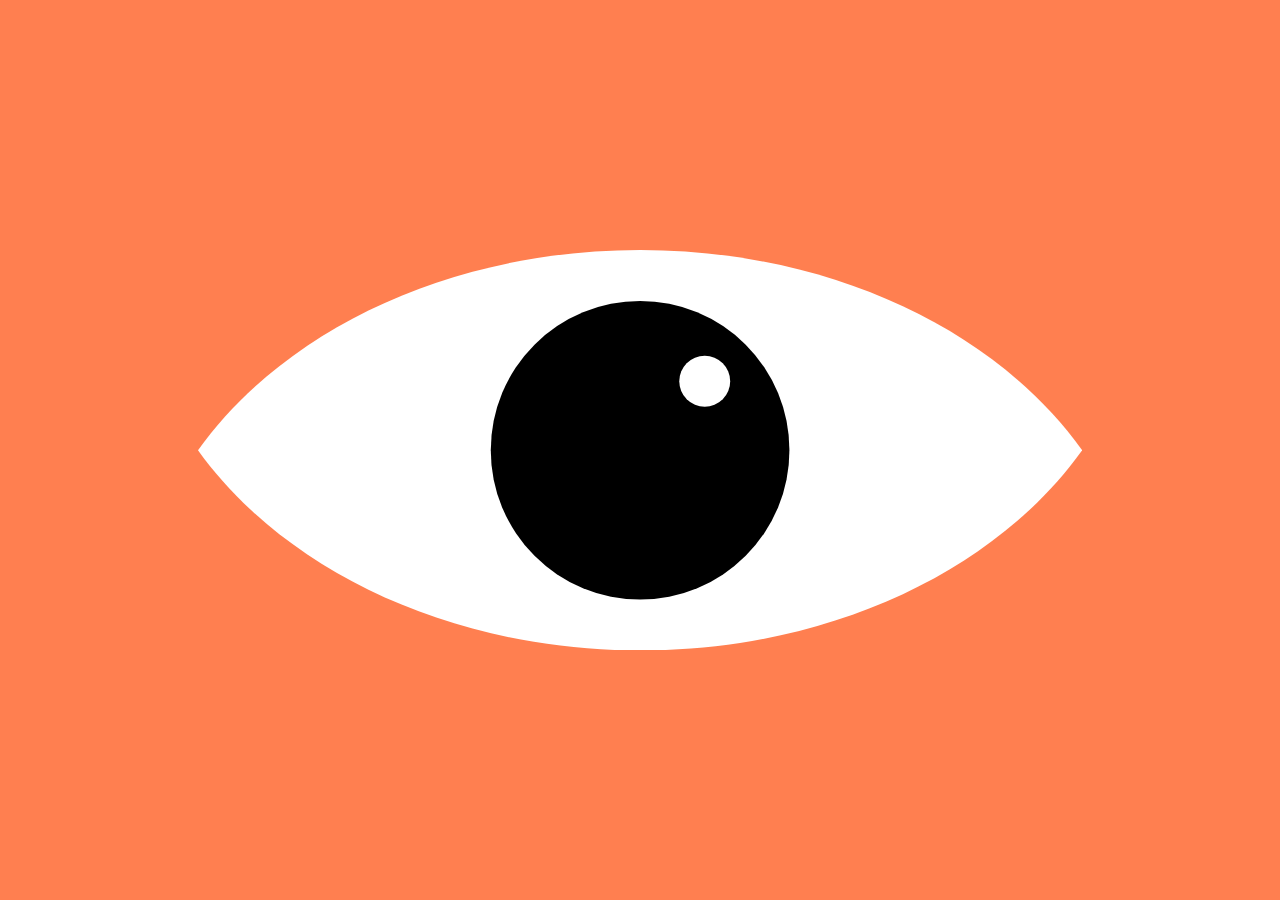
<file: index.html>
<!DOCTYPE html>
<html>
<head>
  <meta charset="utf-8">
  <title>It's a kind of magic</title>
  <meta name="viewport" content="width=device-width, initial-scale=1.0">
  <link rel="stylesheet" href="stylesheet.css" type="text/css">
</head>

<body>
   <svg class="eye" x="0px" y="0px" viewBox="0 0 180.6 81.7" style="enable-background:new 0 0 180.6 81.7;" xml:space="preserve">
            <style type="text/css">
            .st0 {
                fill: #FFFFFF;
            }
            </style>
            <path id="XMLID_11_" class="st0" d="M90.3,0C51.3,0,17.4,16.5,0,40.9c17.4,24.3,51.3,40.9,90.3,40.9c39,0,72.9-16.5,90.3-40.9
  C163.2,16.5,129.3,0,90.3,0z" />
            <g id="pupil">
                <circle id="XMLID_4_" cx="90.3" cy="40.9" r="30.5" />
                <circle id="XMLID_10_" class="st0" cx="103.5" cy="26.8" r="5.2" />
            </g>
        </svg>
</body>
</html>
</file>
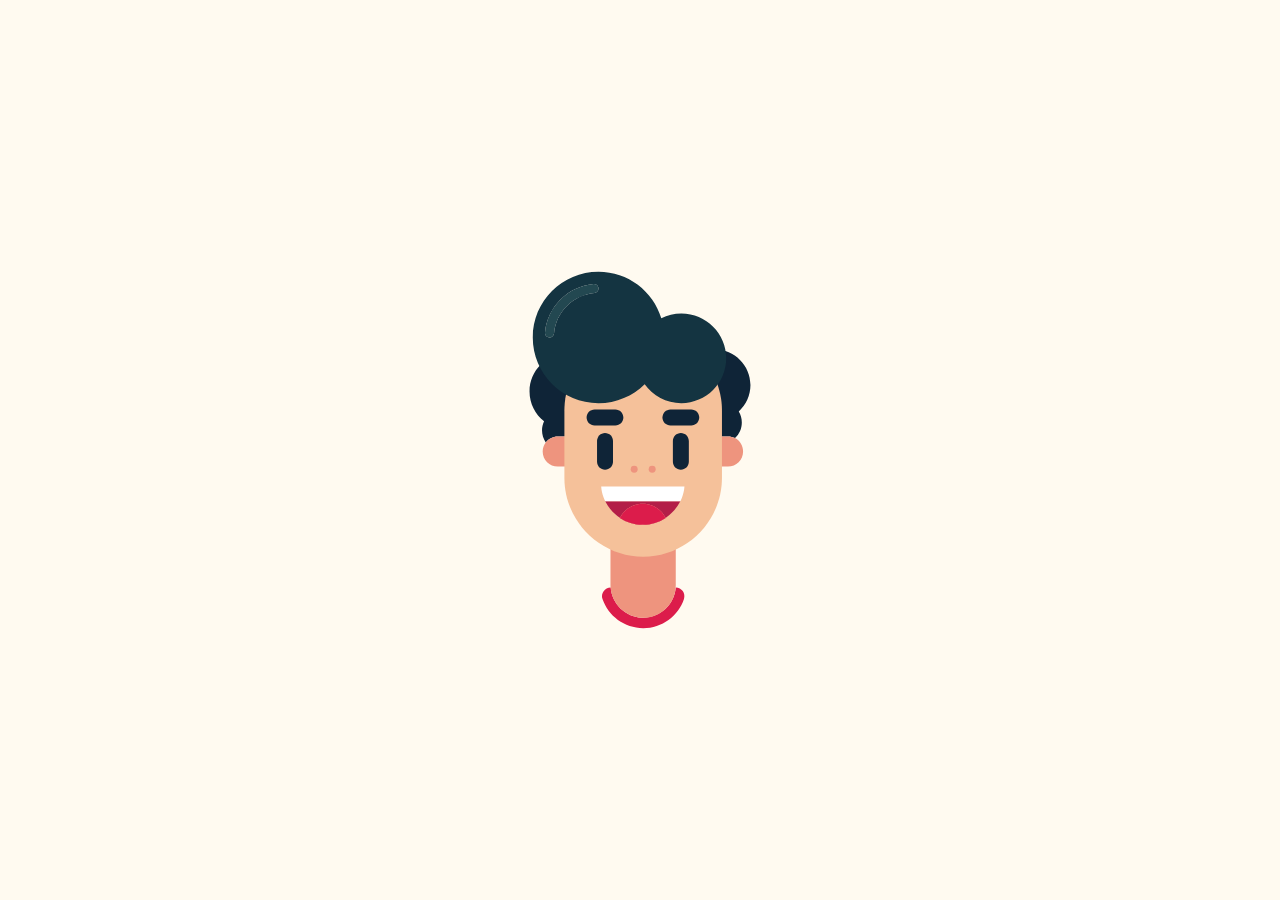
<file: lookingaround.html>
<!DOCTYPE html>
<html>
<head>
  <meta charset="utf-8">
  <title>It's a kind of magic</title>
  <meta name="viewport" content="width=device-width, initial-scale=1.0">
  <link rel="stylesheet" href="stylesheet-face-2.css" type="text/css">
</head>

<body>
   <?xml version="1.0" encoding="utf-8"?>
<!-- Generator: Adobe Illustrator 22.1.0, SVG Export Plug-In . SVG Version: 6.00 Build 0)  -->
<svg version="1.1" class="headsvg" id="Layer_1" xmlns="http://www.w3.org/2000/svg" xmlns:xlink="http://www.w3.org/1999/xlink" x="0px" y="0px"
	 viewBox="0 0 1000 1000" style="enable-background:new 0 0 1000 1000;" xml:space="preserve">
<style type="text/css">
	.st0{fill:none;}
	.st1{fill:#DC1C4B;}
	.st2{fill:#EE947E;}
	.st3{fill:#0F2437;}
	.st4{fill:#F5C19A;}
	.st5{fill:#234851;}
	.st6{fill:#143441;}
	.st7{fill:#B31E48;}
	.st8{fill:#FFFFFF;}
</style>
<g>
	<path class="st0" d="M503.3,779.6c-0.2,0-0.4,0-0.6,0C502.9,779.6,503.1,779.6,503.3,779.6z"/>
	<path class="st1" d="M559.6,729.3c-2.1,28-25.7,50.3-54.2,50.3c0,0,0,0,0,0c0,0,0,0,0,0h0c-0.7,0-1.3,0-2-0.1c-0.2,0-0.4,0-0.6,0
		c-27.4-1.3-49.6-23.1-51.6-50.3c-9.9,0-16.9,9.8-13.7,19.2c9.7,28.2,36.4,48.5,67.9,48.5c31.5,0,58.3-20.4,67.9-48.7
		C576.4,739,569.5,729.3,559.6,729.3z"/>
	<path class="st2" d="M502.7,779.6c0.2,0,0.4,0,0.6,0c0.7,0,1.3,0.1,2,0.1h0c0,0,0,0,0,0c29.9,0,54.3-24.5,54.3-54.4V609.5
		c0-29.9-24.5-54.4-54.4-54.4h0c-29.9,0-54.4,24.5-54.4,54.4v115.7c0,1.4,0.1,2.7,0.2,4.1C453.1,756.5,475.3,778.3,502.7,779.6z"/>
	<path class="st3" d="M441.7,402.4c0-34.7-28.1-62.9-62.9-62.9c-34.7,0-62.9,28.1-62.9,62.9c0,20.1,9.5,38.1,24.2,49.6
		c-2.2,4.6-3.4,9.8-3.4,15.2c0,7.5,2.3,14.4,6.2,20.1c4.6-6.1,11.9-10,20.1-10h19.1c8.2,0,15.6,4,20.2,10.1c4-5.8,6.3-12.7,6.3-20.3
		c0-3-0.4-6-1.1-8.8C427.7,448,441.7,426.8,441.7,402.4z"/>
	<path class="st3" d="M646.7,477.3c4.2,0,8.2,1,11.7,2.9c6.9-6.5,11.3-15.8,11.3-26.1c0-6.7-1.8-13-5.1-18.4
		c12-10.8,19.5-26.5,19.5-43.9c0-32.7-26.5-59.2-59.2-59.2s-59.2,26.5-59.2,59.2c0,23.4,13.6,43.7,33.3,53.3c-0.7,2.9-1.1,5.9-1.1,9
		c0,11.7,5.6,22.1,14.2,28.6c4.3-3.4,9.7-5.4,15.5-5.4H646.7z"/>
	<path class="st2" d="M382.1,477.3H363c-8.2,0-15.5,3.9-20.1,10c-3.2,4.2-5.1,9.5-5.1,15.2v0c0,13.9,11.3,25.2,25.2,25.2h19.1
		c13.9,0,25.2-11.3,25.2-25.2v0c0-5.6-1.9-10.8-5-15C397.6,481.3,390.3,477.3,382.1,477.3z"/>
	<path class="st2" d="M658.3,480.2c-3.5-1.8-7.5-2.9-11.7-2.9h-19.1c-5.8,0-11.2,2-15.5,5.4c-5.9,4.6-9.7,11.8-9.7,19.8v0
		c0,13.9,11.3,25.2,25.2,25.2h19.1c13.9,0,25.2-11.3,25.2-25.2v0C671.8,492.9,666.3,484.4,658.3,480.2z"/>
</g>
<g>
	<path class="st4" d="M505.3,677.8L505.3,677.8c-72.2,0-131.3-59.1-131.3-131.3V434.2c0-72.2,59.1-131.3,131.3-131.3h0
		c72.2,0,131.3,59.1,131.3,131.3v112.2C636.6,618.7,577.5,677.8,505.3,677.8z"/>
</g>
<g class="facesvg">
	<path class="st5" d="M422.6,223.4c-42.8,3.9-77,38.1-80.9,80.9c-0.4,4.4,3.1,8.2,7.5,8.2c3.8,0,7.1-2.9,7.5-6.7
		c3.3-35.7,31.8-64.1,67.4-67.4c3.8-0.3,6.7-3.6,6.7-7.5v0C430.8,226.4,427,223,422.6,223.4z"/>
	<path class="st6" d="M568.9,272.4c-12,0-23.3,2.8-33.4,7.9c-13.8-44.8-55.4-77.3-104.7-77.3c-60.5,0-109.5,49-109.5,109.5
		s49,109.5,109.5,109.5c30,0,57.2-12.1,77-31.6c13.6,19.1,35.9,31.6,61.1,31.6c41.3,0,74.8-33.5,74.8-74.8
		C643.8,305.9,610.3,272.4,568.9,272.4z M430.8,230.8c0,3.8-2.9,7.1-6.7,7.5c-35.7,3.2-64.2,31.7-67.4,67.4
		c-0.4,3.8-3.6,6.7-7.5,6.7c-4.4,0-7.9-3.8-7.5-8.2c4-42.8,38.1-77,80.9-80.9C427,223,430.8,226.4,430.8,230.8L430.8,230.8z"/>
	<path class="st7" d="M460.3,608.5c2,1.7,4.1,3.2,6.2,4.6c11,7.2,24,11.4,38.1,11.4h0c14,0,27.1-4.2,38.1-11.4
		c0.7-0.5,1.4-0.9,2-1.4c9.5-6.8,17.3-15.9,22.5-26.4H442C446.4,594.3,452.7,602.2,460.3,608.5z M504.6,589.6
		c16.7,0,31.1,9.6,38.1,23.6c-11,7.2-24.1,11.4-38.1,11.4h0c-14,0-27.1-4.2-38.1-11.4C473.5,599.2,487.9,589.6,504.6,589.6z"/>
	<path class="st3" d="M455,519.7V485c0-7.3-6-13.3-13.3-13.3c-7.3,0-13.3,6-13.3,13.3v34.7c0,7.3,6,13.3,13.3,13.3
		C449,533,455,527,455,519.7z"/>
	<path class="st3" d="M472.3,445.9L472.3,445.9c0-7.3-6-13.3-13.3-13.3l-34.7,0c-7.3,0-13.3,6-13.3,13.3c0,7.3,6,13.3,13.3,13.3
		l34.7,0C466.3,459.2,472.3,453.2,472.3,445.9z"/>
	<path class="st3" d="M568.1,471.6L568.1,471.6c-7.3,0-13.3,6-13.3,13.3v34.7c0,7.3,6,13.3,13.3,13.3h0c7.3,0,13.3-6,13.3-13.3V485
		C581.4,477.6,575.4,471.6,568.1,471.6z"/>
	<path class="st3" d="M585.4,432.6l-34.7,0c-7.3,0-13.3,6-13.3,13.3c0,7.3,6,13.3,13.3,13.3l34.7,0c7.3,0,13.3-6,13.3-13.3v0
		C598.7,438.6,592.8,432.6,585.4,432.6z"/>
	<circle class="st2" cx="490.3" cy="532" r="5.8"/>
	<circle class="st2" cx="520.3" cy="532" r="5.8"/>
	<path class="st1" d="M504.6,624.6c14,0,27.1-4.2,38.1-11.4c-7-14-21.4-23.6-38.1-23.6s-31.1,9.6-38.1,23.6
		C477.5,620.4,490.6,624.6,504.6,624.6L504.6,624.6z"/>
	<path class="st8" d="M439.5,579.4c0.8,2,1.6,4,2.6,5.9h125.2c1-1.9,1.8-3.9,2.6-5.9c2.2-5.9,3.7-12.1,4.2-18.6H435.3
		C435.8,567.3,437.2,573.5,439.5,579.4z"/>
</g>
</svg>
    
</body>
</html>
</file>
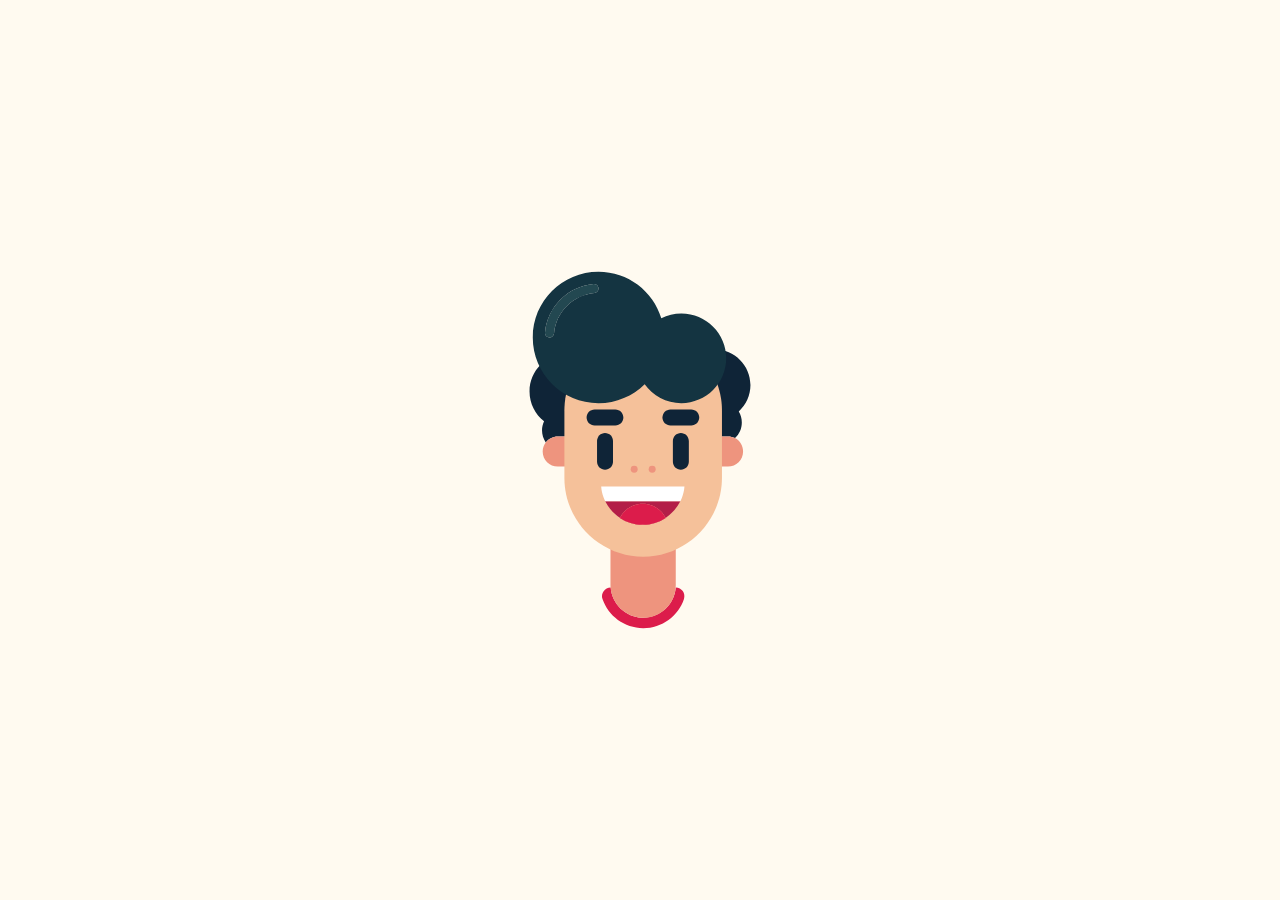
<file: nothanks.html>
<!DOCTYPE html>
<html>
<head>
  <meta charset="utf-8">
  <title>It's a kind of magic</title>
  <meta name="viewport" content="width=device-width, initial-scale=1.0">
  <link rel="stylesheet" href="stylesheet-face.css" type="text/css">
</head>

<body>
   <?xml version="1.0" encoding="utf-8"?>
<!-- Generator: Adobe Illustrator 22.1.0, SVG Export Plug-In . SVG Version: 6.00 Build 0)  -->
<svg version="1.1" class="headsvg" id="Layer_1" xmlns="http://www.w3.org/2000/svg" xmlns:xlink="http://www.w3.org/1999/xlink" x="0px" y="0px"
	 viewBox="0 0 1000 1000" style="enable-background:new 0 0 1000 1000;" xml:space="preserve">
<style type="text/css">
	.st0{fill:none;}
	.st1{fill:#DC1C4B;}
	.st2{fill:#EE947E;}
	.st3{fill:#0F2437;}
	.st4{fill:#F5C19A;}
	.st5{fill:#234851;}
	.st6{fill:#143441;}
	.st7{fill:#B31E48;}
	.st8{fill:#FFFFFF;}
</style>
<g>
	<path class="st0" d="M503.3,779.6c-0.2,0-0.4,0-0.6,0C502.9,779.6,503.1,779.6,503.3,779.6z"/>
	<path class="st1" d="M559.6,729.3c-2.1,28-25.7,50.3-54.2,50.3c0,0,0,0,0,0c0,0,0,0,0,0h0c-0.7,0-1.3,0-2-0.1c-0.2,0-0.4,0-0.6,0
		c-27.4-1.3-49.6-23.1-51.6-50.3c-9.9,0-16.9,9.8-13.7,19.2c9.7,28.2,36.4,48.5,67.9,48.5c31.5,0,58.3-20.4,67.9-48.7
		C576.4,739,569.5,729.3,559.6,729.3z"/>
	<path class="st2" d="M502.7,779.6c0.2,0,0.4,0,0.6,0c0.7,0,1.3,0.1,2,0.1h0c0,0,0,0,0,0c29.9,0,54.3-24.5,54.3-54.4V609.5
		c0-29.9-24.5-54.4-54.4-54.4h0c-29.9,0-54.4,24.5-54.4,54.4v115.7c0,1.4,0.1,2.7,0.2,4.1C453.1,756.5,475.3,778.3,502.7,779.6z"/>
	<path class="st3" d="M441.7,402.4c0-34.7-28.1-62.9-62.9-62.9c-34.7,0-62.9,28.1-62.9,62.9c0,20.1,9.5,38.1,24.2,49.6
		c-2.2,4.6-3.4,9.8-3.4,15.2c0,7.5,2.3,14.4,6.2,20.1c4.6-6.1,11.9-10,20.1-10h19.1c8.2,0,15.6,4,20.2,10.1c4-5.8,6.3-12.7,6.3-20.3
		c0-3-0.4-6-1.1-8.8C427.7,448,441.7,426.8,441.7,402.4z"/>
	<path class="st3" d="M646.7,477.3c4.2,0,8.2,1,11.7,2.9c6.9-6.5,11.3-15.8,11.3-26.1c0-6.7-1.8-13-5.1-18.4
		c12-10.8,19.5-26.5,19.5-43.9c0-32.7-26.5-59.2-59.2-59.2s-59.2,26.5-59.2,59.2c0,23.4,13.6,43.7,33.3,53.3c-0.7,2.9-1.1,5.9-1.1,9
		c0,11.7,5.6,22.1,14.2,28.6c4.3-3.4,9.7-5.4,15.5-5.4H646.7z"/>
	<path class="st2" d="M382.1,477.3H363c-8.2,0-15.5,3.9-20.1,10c-3.2,4.2-5.1,9.5-5.1,15.2v0c0,13.9,11.3,25.2,25.2,25.2h19.1
		c13.9,0,25.2-11.3,25.2-25.2v0c0-5.6-1.9-10.8-5-15C397.6,481.3,390.3,477.3,382.1,477.3z"/>
	<path class="st2" d="M658.3,480.2c-3.5-1.8-7.5-2.9-11.7-2.9h-19.1c-5.8,0-11.2,2-15.5,5.4c-5.9,4.6-9.7,11.8-9.7,19.8v0
		c0,13.9,11.3,25.2,25.2,25.2h19.1c13.9,0,25.2-11.3,25.2-25.2v0C671.8,492.9,666.3,484.4,658.3,480.2z"/>
</g>
<g>
	<path class="st4" d="M505.3,677.8L505.3,677.8c-72.2,0-131.3-59.1-131.3-131.3V434.2c0-72.2,59.1-131.3,131.3-131.3h0
		c72.2,0,131.3,59.1,131.3,131.3v112.2C636.6,618.7,577.5,677.8,505.3,677.8z"/>
</g>
<g class="facesvg">
	<path class="st5" d="M422.6,223.4c-42.8,3.9-77,38.1-80.9,80.9c-0.4,4.4,3.1,8.2,7.5,8.2c3.8,0,7.1-2.9,7.5-6.7
		c3.3-35.7,31.8-64.1,67.4-67.4c3.8-0.3,6.7-3.6,6.7-7.5v0C430.8,226.4,427,223,422.6,223.4z"/>
	<path class="st6" d="M568.9,272.4c-12,0-23.3,2.8-33.4,7.9c-13.8-44.8-55.4-77.3-104.7-77.3c-60.5,0-109.5,49-109.5,109.5
		s49,109.5,109.5,109.5c30,0,57.2-12.1,77-31.6c13.6,19.1,35.9,31.6,61.1,31.6c41.3,0,74.8-33.5,74.8-74.8
		C643.8,305.9,610.3,272.4,568.9,272.4z M430.8,230.8c0,3.8-2.9,7.1-6.7,7.5c-35.7,3.2-64.2,31.7-67.4,67.4
		c-0.4,3.8-3.6,6.7-7.5,6.7c-4.4,0-7.9-3.8-7.5-8.2c4-42.8,38.1-77,80.9-80.9C427,223,430.8,226.4,430.8,230.8L430.8,230.8z"/>
	<path class="st7" d="M460.3,608.5c2,1.7,4.1,3.2,6.2,4.6c11,7.2,24,11.4,38.1,11.4h0c14,0,27.1-4.2,38.1-11.4
		c0.7-0.5,1.4-0.9,2-1.4c9.5-6.8,17.3-15.9,22.5-26.4H442C446.4,594.3,452.7,602.2,460.3,608.5z M504.6,589.6
		c16.7,0,31.1,9.6,38.1,23.6c-11,7.2-24.1,11.4-38.1,11.4h0c-14,0-27.1-4.2-38.1-11.4C473.5,599.2,487.9,589.6,504.6,589.6z"/>
	<path class="st3" d="M455,519.7V485c0-7.3-6-13.3-13.3-13.3c-7.3,0-13.3,6-13.3,13.3v34.7c0,7.3,6,13.3,13.3,13.3
		C449,533,455,527,455,519.7z"/>
	<path class="st3" d="M472.3,445.9L472.3,445.9c0-7.3-6-13.3-13.3-13.3l-34.7,0c-7.3,0-13.3,6-13.3,13.3c0,7.3,6,13.3,13.3,13.3
		l34.7,0C466.3,459.2,472.3,453.2,472.3,445.9z"/>
	<path class="st3" d="M568.1,471.6L568.1,471.6c-7.3,0-13.3,6-13.3,13.3v34.7c0,7.3,6,13.3,13.3,13.3h0c7.3,0,13.3-6,13.3-13.3V485
		C581.4,477.6,575.4,471.6,568.1,471.6z"/>
	<path class="st3" d="M585.4,432.6l-34.7,0c-7.3,0-13.3,6-13.3,13.3c0,7.3,6,13.3,13.3,13.3l34.7,0c7.3,0,13.3-6,13.3-13.3v0
		C598.7,438.6,592.8,432.6,585.4,432.6z"/>
	<circle class="st2" cx="490.3" cy="532" r="5.8"/>
	<circle class="st2" cx="520.3" cy="532" r="5.8"/>
	<path class="st1" d="M504.6,624.6c14,0,27.1-4.2,38.1-11.4c-7-14-21.4-23.6-38.1-23.6s-31.1,9.6-38.1,23.6
		C477.5,620.4,490.6,624.6,504.6,624.6L504.6,624.6z"/>
	<path class="st8" d="M439.5,579.4c0.8,2,1.6,4,2.6,5.9h125.2c1-1.9,1.8-3.9,2.6-5.9c2.2-5.9,3.7-12.1,4.2-18.6H435.3
		C435.8,567.3,437.2,573.5,439.5,579.4z"/>
</g>
</svg>
    
</body>
</html>
</file>
<file: stylesheet.css>
body {
 background-color:coral;
}

.eye {
    height:400px;
    display: block;
    margin: 250px auto;
}

@keyframes moveEye {

    0% { transform: translateY(-6px) translateX(-20px) scale(1.2);
}
    
  30% {
    transform: translateX(-30px) translateY(-3px);
  }
  50% {
    transform: translateY(3px) translateX(30px);
  }
  100% { 
    transform: translateY(-6px) translateX(-20px) scale(1.2);

  }
}

#pupil {
    animation: moveEye 5s infinite; 
}
</file>
<file: stylesheet-face-2.css>
body {
 background-color:floralwhite;
}

.headsvg {
    height:600px;
    display: block;
    margin: 150px auto;
}

@keyframes moveFace {

    0% { 
        transform: translateY(-30px) translateX(0px);
}
    
    25% {
        transform: translateX(0px) translateY(30px);
}
    
    50% {
        transform: translateY(0px) translateX(-30px);
}
    75% {
        transform: translateY(0px) translateX(30px);
}
    100% { 
        transform: translateY(-30px) translateX(0px);
}
    
}

.facesvg {
    animation: moveFace 3s infinite ease-in-out; 
}
</file>
<file: stylesheet-face.css>
body {
 background-color:floralwhite;
}

.headsvg {
    height:600px;
    display: block;
    margin: 150px auto;
}

@keyframes moveFace {

    0% { transform: translateY(0px) translateX(-20px);
}
    
  25% {
    transform: translateX(20px) translateY(0px);
  }
    
    50% {
    transform: translateY(0px) translateX(-20px);
    }
  75% {
    transform: translateY(0px) translateX(20px);
  }
  100% { 
    transform: translateY(0px) translateX(-20px);
  }
}

.facesvg {
    animation: moveFace 2s infinite ease-in-out; 
}
</file>
